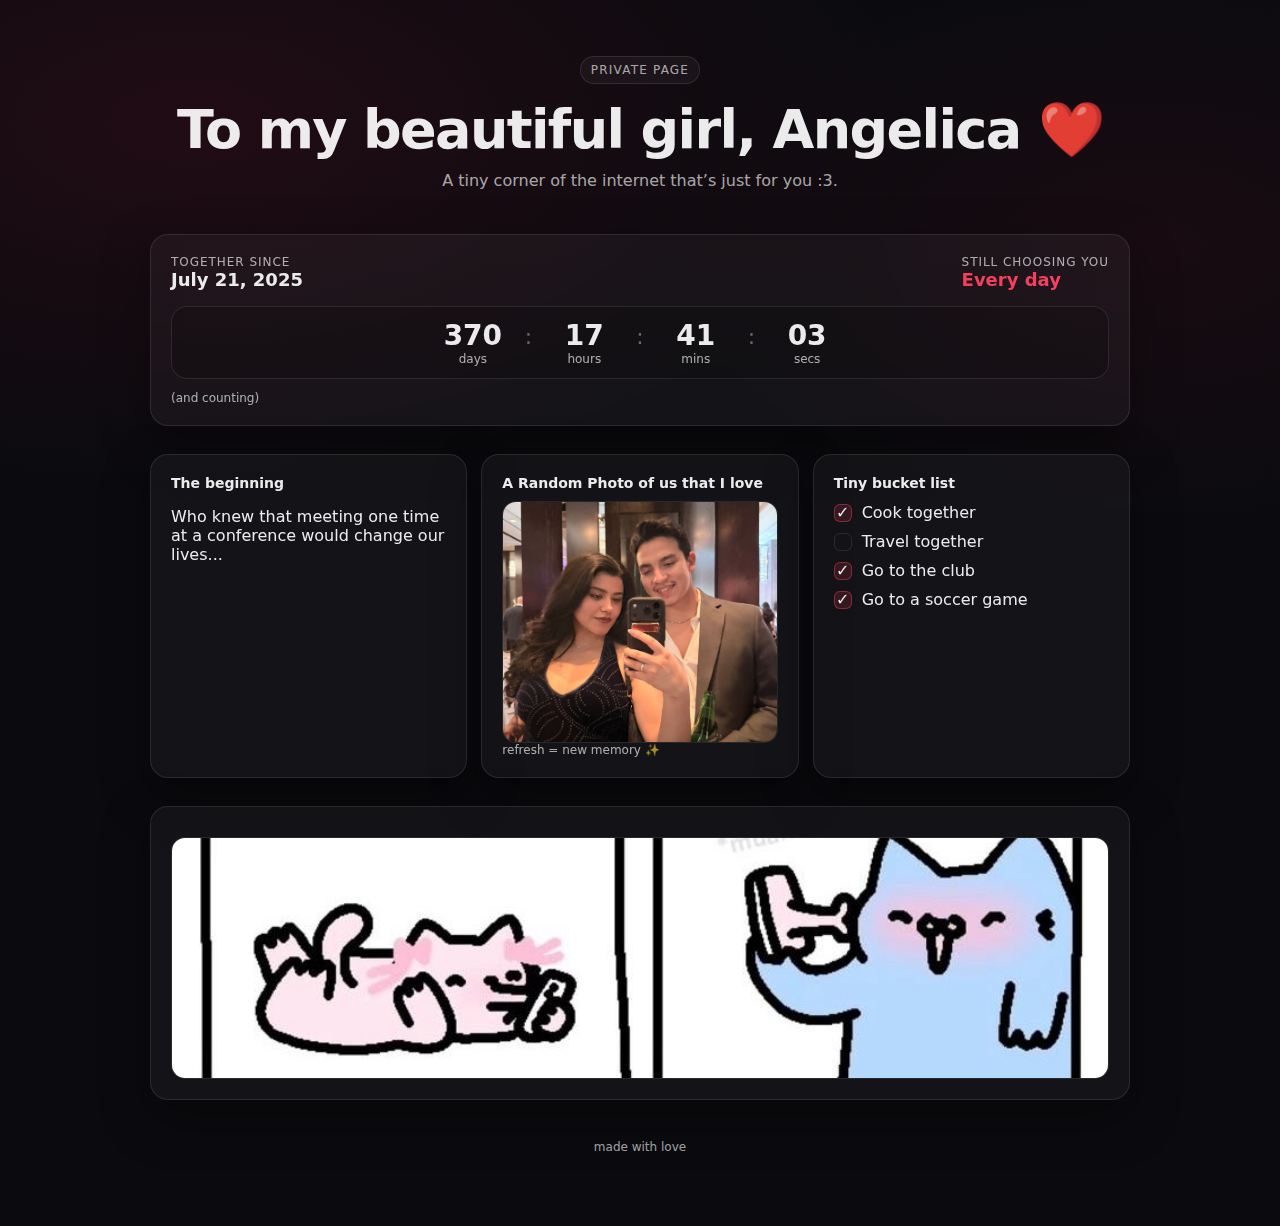
<file: for_pookie/index.html>
<!DOCTYPE html>
<html lang="en">
<head>
  <meta charset="UTF-8" />
  <title>for pookie</title>

  <!-- Noindex / nofollow -->
  <meta name="robots" content="noindex, nofollow, noimageindex" />

  <meta name="viewport" content="width=device-width, initial-scale=1" />
  <meta name="theme-color" content="#be123c" />

  <style>
    :root {
      --red: rgb(244, 63, 94);        /* tasteful red */
      --red-soft: rgba(244, 63, 94, 0.15);
      --bg: #0b0b0f;
      --card: rgba(255,255,255,0.04);
      --border: rgba(255,255,255,0.10);
      --text: rgba(255,255,255,0.92);
      --muted: rgba(255,255,255,0.65);
    }

    * { box-sizing: border-box; }

    html, body {
      margin: 0;
      padding: 0;
      background: var(--bg);
      color: var(--text);
      font-family: system-ui, -apple-system, BlinkMacSystemFont, "Segoe UI",
                   Roboto, Helvetica, Arial, sans-serif;
    }

    body {
      min-height: 100vh;
      padding: 56px 20px 72px;
      background:
        radial-gradient(1200px 600px at 15% 10%, rgba(190,18,60,.12), transparent 60%),
        radial-gradient(900px 500px at 90% 20%, rgba(190,18,60,.08), transparent 55%);
    }

    main {
      max-width: 980px;
      margin: 0 auto;
      display: flex;
      flex-direction: column;
      gap: 28px;
    }

    header {
      text-align: center;
    }

    .badge {
      display: inline-block;
      font-size: 12px;
      letter-spacing: .1em;
      text-transform: uppercase;
      padding: 6px 10px;
      border-radius: 999px;
      border: 1px solid var(--border);
      background: var(--card);
      margin-bottom: 14px;
      color: var(--muted);
    }

    h1 {
      margin: 0;
      font-size: clamp(36px, 5vw, 54px);
      letter-spacing: -0.03em;
    }

    .lead {
      margin-top: 10px;
      color: var(--muted);
      font-size: 16px;
    }

    .card {
      border: 1px solid var(--border);
      background: var(--card);
      border-radius: 18px;
      padding: 20px;
      box-shadow: 0 18px 50px rgba(0,0,0,.35);
      backdrop-filter: blur(12px);
    }

    .timer-top {
      display: flex;
      justify-content: space-between;
      flex-wrap: wrap;
      gap: 12px;
      margin-bottom: 16px;
    }

    .kicker {
      font-size: 12px;
      text-transform: uppercase;
      letter-spacing: .08em;
      color: var(--muted);
    }

    .title {
      font-size: 18px;
      font-weight: 600;
    }

    .digits {
      display: flex;
      justify-content: center;
      align-items: center;
      gap: 10px;
      padding: 12px;
      border-radius: 16px;
      border: 1px solid var(--border);
      background: rgba(0,0,0,.18);
      margin-bottom: 12px;
    }

    .digit {
      min-width: 84px;
      text-align: center;
    }

    .num {
      font-size: 28px;
      font-weight: 700;
      font-variant-numeric: tabular-nums;
    }

    .label {
      font-size: 12px;
      color: var(--muted);
    }

    .colon {
      font-size: 22px;
      color: rgba(255,255,255,.35);
      transform: translateY(-6px);
    }

    .accent { color: var(--red); }

    .grid {
      display: grid;
      grid-template-columns: repeat(auto-fit, minmax(260px, 1fr));
      gap: 14px;
    }

    .card-title {
      font-size: 14px;
      font-weight: 600;
      margin-bottom: 8px;
    }

    .subtle {
      font-size: 12px;
      color: var(--muted);
    }

    ul {
      padding: 0;
      list-style: none;
      margin-top: 12px;
      display: grid;
      gap: 10px;
    }

    li {
      display: flex;
      align-items: center;
      gap: 10px;
    }

    .box {
      width: 18px;
      height: 18px;
      border-radius: 6px;
      border: 1px solid var(--border);
      display: inline-flex;
      align-items: center;
      justify-content: center;
    }

    .done .box {
      background: var(--red-soft);
      border-color: rgba(244,63,94,.45);
    }

    footer {
      text-align: center;
      font-size: 12px;
      color: var(--muted);
      margin-top: 12px;
    }
  </style>
</head>

<body>
<main>

  <header>
    <div class="badge">private page</div>
    <h1>To my beautiful girl, Angelica ❤️</h1>
    <p class="lead">A tiny corner of the internet that’s just for you :3.</p>
  </header>

  <section class="card">
    <div class="timer-top">
      <div>
        <div class="kicker">Together since</div>
        <div class="title" id="start-date"></div>
      </div>
      <div>
        <div class="kicker">Still choosing you</div>
        <div class="title accent">Every day</div>
      </div>
    </div>

    <div class="digits">
      <div class="digit"><div class="num" id="days">0</div><div class="label">days</div></div>
      <div class="colon">:</div>
      <div class="digit"><div class="num" id="hours">00</div><div class="label">hours</div></div>
      <div class="colon">:</div>
      <div class="digit"><div class="num" id="minutes">00</div><div class="label">mins</div></div>
      <div class="colon">:</div>
      <div class="digit"><div class="num" id="seconds">00</div><div class="label">secs</div></div>
    </div>

    <div class="subtle">(and counting)</div>
  </section>

  <section class="grid">
    <div class="card">
      <div class="card-title">The beginning</div>
      <p>Who knew that meeting one time at a conference would change our lives...</p>
    </div>
    
    
    


<!-- Replace your existing "Us" card with this -->
<div class="card">
  <div class="card-title">A Random Photo of us that I love</div>

  <div class="photo-wrap">
    <img id="random-photo" alt="A random photo of us that I love" loading="lazy" />
  </div>

  <div class="subtle" id="photo-caption">refresh = new memory ✨</div>
</div>

<style>
  /* Add these styles to your existing <style> block */
  .photo-wrap {
    margin-top: 10px;
    border-radius: 14px;
    overflow: hidden;
    border: 1px solid rgba(255,255,255,0.10);
    background: rgba(0,0,0,0.18);
  }

  .photo-wrap img {
    width: 100%;
    height: 240px;              /* tweak if you want taller/shorter */
    object-fit: cover;          /* keeps it aesthetic */
    display: block;
  }
</style>

<script>
  /**
   * Add this inside your existing <script> (near the bottom is fine).
   * Put your images in: /for_pookie/images/
   * Example filenames: 01.jpg, 02.jpg, 03.jpg ...
   */
  const PHOTO_PATH = "images/"; // relative to /for_pookie/
  const PHOTOS = [
    "image1.JPG",
    "image2.JPG",
    "image3.JPG",
    "image4.JPG",
    "image5.JPG",
    "image6.JPG",
    "image7.JPG",
    "image8.JPG",
    "image9.JPG",
    "image10.JPG",
    "image11.JPG",
    "image12.JPG",  
];

  function pickRandomPhoto() {
    if (!PHOTOS.length) return null;
    const i = Math.floor(Math.random() * PHOTOS.length);
    return PHOTO_PATH + PHOTOS[i];
  }

  // Call once on page load
  (function initRandomPhoto() {
    const img = document.getElementById("random-photo");
    if (!img) return;

    const src = pickRandomPhoto();
    if (!src) {
      img.remove();
      const caption = document.getElementById("photo-caption");
      if (caption) caption.textContent = "Add images to /images/ to enable this card.";
      return;
    }

    img.src = src;
  })();
</script>













    <div class="card">
      <div class="card-title">Tiny bucket list</div>
      <ul>
        <li class="done"><span class="box">✓</span> Cook together</li>
        <li><span class="box"></span> Travel together</li>
        <li class="done"><span class="box">✓</span> Go to the club</li>
        <li class="done"><span class="box">✓</span> Go to a soccer game</li>
      </ul>
    </div>
  </section>



    <div class="card">
      <div class="card-title"></div>
      <div class="photo-wrap">
    <img src="images/nub.jpg" alt="nub photo" loading="lazy" />
  </div>
    </div>
  </section>


  <footer>
    made with love
  </footer>

</main>

<script>
  const START_DATE = new Date("2025-07-21T00:00:00"); // <-- EDIT THIS

  const startDateEl = document.getElementById("start-date");
  startDateEl.textContent = START_DATE.toLocaleDateString(undefined, {
    year: "numeric",
    month: "long",
    day: "numeric"
  });

  function pad(n) { return String(n).padStart(2, "0"); }

  function updateTimer() {
    const now = new Date();
    const diff = Math.max(0, now - START_DATE);
    const totalSeconds = Math.floor(diff / 1000);

    const days = Math.floor(totalSeconds / 86400);
    const hours = Math.floor((totalSeconds % 86400) / 3600);
    const minutes = Math.floor((totalSeconds % 3600) / 60);
    const seconds = totalSeconds % 60;

    document.getElementById("days").textContent = days;
    document.getElementById("hours").textContent = pad(hours);
    document.getElementById("minutes").textContent = pad(minutes);
    document.getElementById("seconds").textContent = pad(seconds);
  }

  updateTimer();
  setInterval(updateTimer, 1000);
</script>
</body>
</html>
</file>
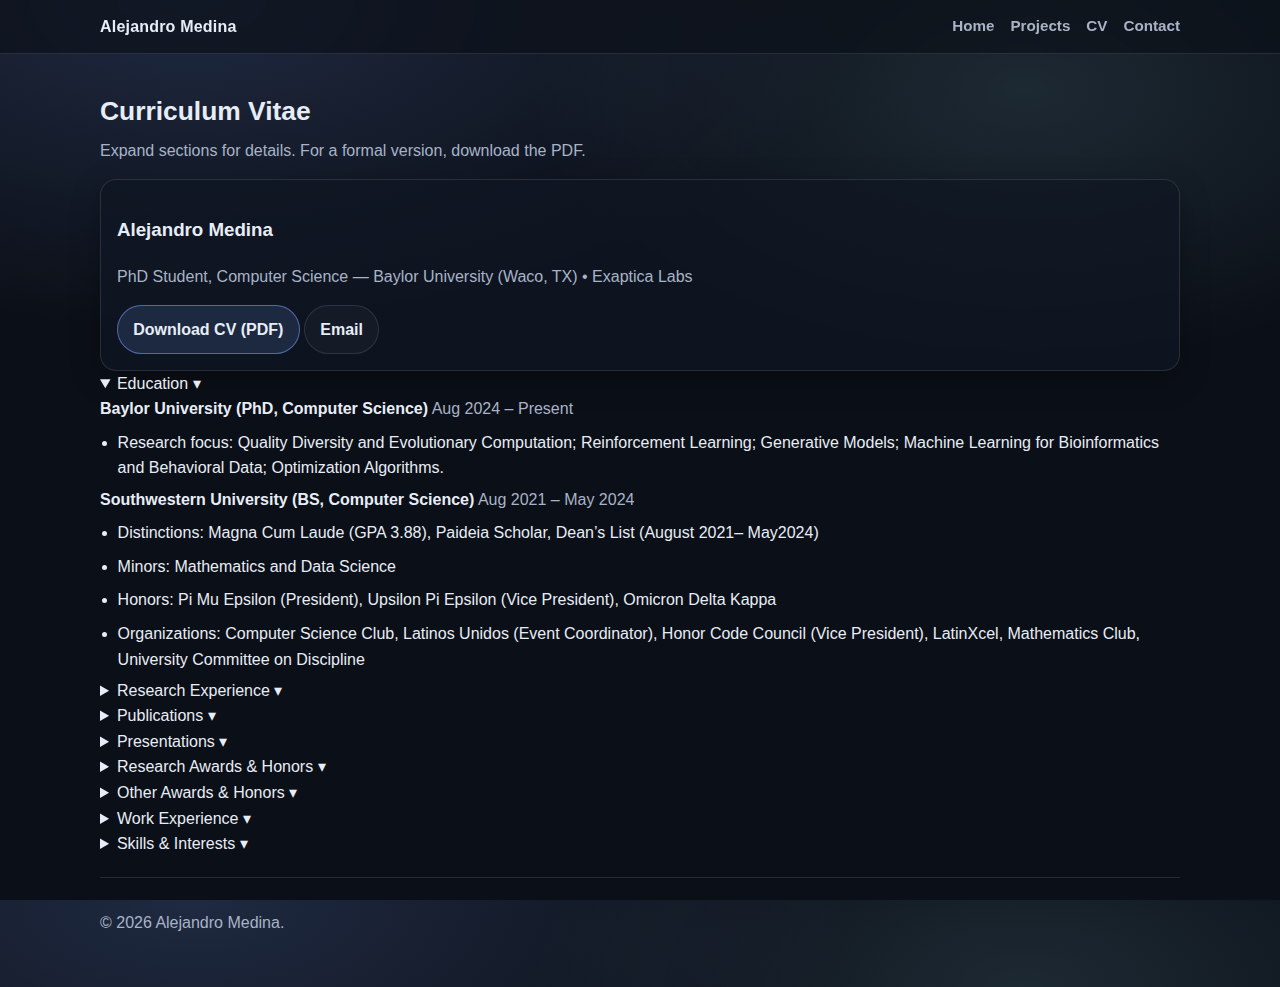
<file: cv.html>
<!DOCTYPE html>
<html lang="en">
<head>
  <meta charset="utf-8" />
  <meta name="viewport" content="width=device-width, initial-scale=1" />
  <meta name="description" content="Curriculum Vitae — Alejandro Medina" />
  <title>CV | Alejandro Medina</title>

  <link rel="stylesheet" href="assets/css/style.css" />
</head>

<body>
  <header class="site-header">
    <div class="container">
      <nav class="nav">
        <a class="brand" href="index.html#top">Alejandro Medina</a>
        <div class="nav-links">
          <a href="index.html">Home</a>
          <a href="projects.html" aria-current="page">Projects</a>
          <a href="cv.html">CV</a>
          <a href="index.html#contact">Contact</a>
        </div>
      </nav>
    </div>
  </header>

  <main>
    <section class="section">
      <div class="container">
        <div class="section-head">
          <h2>Curriculum Vitae</h2>
          <p>
            Expand sections for details. For a formal version, download the PDF.
          </p>
        </div>

        <div class="card cv-top">
          <div class="cv-identity">
            <div>
              <h3 class="cv-name">Alejandro Medina</h3>
              <p class="muted cv-line">
                PhD Student, Computer Science — Baylor University (Waco, TX) • Exaptica Labs
              </p>
            </div>
            <div class="cv-actions">
              <a class="btn primary" href="assets/pdf/Alejandro_Medina_CV.pdf" target="_blank" rel="noreferrer">Download CV (PDF)</a>
              <a class="btn" href="index.html#contact">Email</a>
            </div>
          </div>
        </div>

        <!-- Accordion -->
        <div class="cv-accordion">

          <details class="cv-item" open>
            <summary>
              <span class="cv-title">Education</span>
              <span class="cv-chev" aria-hidden="true">▾</span>
            </summary>
            <div class="cv-content">
              <div class="cv-entry">
                <div class="cv-entry-head">
                  <strong>Baylor University (PhD, Computer Science)</strong>
                  <span class="muted">Aug 2024 – Present</span>
                </div>
                <ul class="bullets">
                  <li>Research focus: Quality Diversity and Evolutionary Computation; Reinforcement Learning; Generative Models; Machine Learning for Bioinformatics and Behavioral Data; Optimization Algorithms. </li>
                </ul>
              </div>

              <div class="cv-entry">
                <div class="cv-entry-head">
                  <strong>Southwestern University (BS, Computer Science)</strong>
                  <span class="muted">Aug 2021 – May 2024</span>
                </div>
                <ul class="bullets">
                  <li>Distinctions: Magna Cum Laude (GPA 3.88), Paideia Scholar, Dean’s List (August 2021– May2024)</li>
                </ul>
                <ul class="bullets">
                  <li>Minors: Mathematics and Data Science</li>
                </ul>
                <ul class="bullets">
                  <li>Honors: Pi Mu Epsilon (President), Upsilon Pi Epsilon (Vice President), Omicron Delta Kappa</li>
                </ul>
                <ul class="bullets">
                  <li>Organizations: Computer Science Club, Latinos Unidos (Event Coordinator), Honor Code Council (Vice President), LatinXcel, Mathematics Club, University Committee on Discipline</li>
                </ul>
              </div>
            </div>
          </details>

          <details class="cv-item">
            <summary>
              <span class="cv-title">Research Experience</span>
              <span class="cv-chev" aria-hidden="true">▾</span>
            </summary>
            <div class="cv-content">
              <div class="cv-entry">
                <div class="cv-entry-head">
                  <strong>Graduate Research Assistant</strong> — Baylor University
                  <span class="muted">May 2025 – Present</span>
                </div>
                <p class="muted cv-sub">Advisor: Dr. Mary Lauren Benton</p>
                <ul class="bullets">
                  <li>Quality Diversity Approaches to DNA Motif Discovery [2026]</li>
                  <li>Alcohol Consumption & Clustering [2026]</li>
                  <li>Evolutionary Computation and Graph Pruning [2026]</li>
                  <li>Alcohol Consumption Phenotyping & Behavioral Modeling in Nonhuman [2025]</li>
                </ul>
              </div>

              <div class="cv-entry">
                <div class="cv-entry-head">
                  <strong>Founder and Lead Researcher</strong> — Exaptica Labs
                  <span class="muted">November 2025 – Present</span>
                </div>
                <ul class="bullets">
                  <li>Quality Diversity Approaches to Recommendation Systems [2026]</li>
                  <li>Quality Diversity Archives as Design Databases [2026]</li>
                  <li>Human-In-Loop Adaptive Quality Diversity [2026]</li>
                  <li>Multi-Archive Scheduling [2026]</li>
                  <li>Strategic Diversity in Settlers of Catan [2025]</li>
                  <li>Robust Strategy Optimization and Particle Swarm Optimization [2025]</li>
                </ul>
              </div>

              <div class="cv-entry">
                <div class="cv-entry-head">
                  <strong>Undergraduate Research Assistant</strong> — Southwestern University
                  <span class="muted">Jan 2022 – Aug 2023</span>
                </div>
                <p class="muted cv-sub">Advisor: Dr. Barbara Anthony</p>
                <ul class="bullets">
                  <li>Algorithm Design & Scheduling [2023]</li>
                  <li>Approval Voting Theory & Cooperative Polls [2022]</li>
                </ul>
                <p class="muted cv-sub">Advisor: Dr. Jacob Schrum</p>
                <ul class="bullets">
                  <li>•	Quality Diversity & Creative AI [2023]</li>
                </ul>
              </div>
            </div>
          </details>

          <details class="cv-item">
            <summary>
              <span class="cv-title">Publications</span>
              <span class="cv-chev" aria-hidden="true">▾</span>
            </summary>
            <div class="cv-content">
              <h4 class="cv-subhead">Peer-Reviewed</h4>
              <ol class="pubs">
                <li>
                <span class="pub-authors">A. Medina, M. Richey, M. Mueller, and J. Schrum,</span>
                <a class="pub-title link-title" href="https://dl.acm.org/doi/10.1145/3583131.3590352" target="_blank" rel="noreferrer">
                "Evolving Flying Machines in Minecraft Using Quality Diversity"
                </a>
                <span class="pub-venue">In Proceedings of the Genetic and Evolutionary Computation Conference (GECCO '23). Association for Computing Machinery, New York, NY, USA, 1418–1426.</span>
            </li>

            <li>
                <span class="pub-authors">B. Anthony, A. Medina, and M. Mueller,</span>
                <a class="pub-title link-title" href="https://link.springer.com/chapter/10.1007/978-3-031-16538-2_4" target="_blank" rel="noreferrer">
                "Prioritizing Self, Team, or Job: Trends in Sincerity in Cooperative Polls"
                </a>
                <span class="pub-venue">19th International Conference on Cooperative Design, Visualization, and Engineering (CDVE 2022). LNCS, Vol. 13492, Springer, pp. 34-44, September 2022.</span>
            </li>
              </ol>

              <h4 class="cv-subhead">Preprints/Under Review</h4>
              <ol class="pubs">
                <li>
                <span class="pub-authors">A. Medina and M. L. Benton,</span>
                <a class="pub-title link-title" href="https://arxiv.org/abs/2601.17808" target="_blank" rel="noreferrer">
                "Motif Diversity in Human Liver ChIP-seq Data Using MAP-Elites"
                </a>
                <span class="pub-venue">arXiv preprint (under review @GECCO '26).</span>
                </li>
                <li>
                <span class="pub-authors">A. Medina,</span>
                <a class="pub-title">
                "Position Paper: Evolutionary Computation for Exploratory Scientific Discovery in Biology"
                </a>
                <span class="pub-venue">(under review @CEC '26).</span>
            </li>
              </ol>
            </div>
          </details>

          <details class="cv-item">
            <summary>
              <span class="cv-title">Presentations</span>
              <span class="cv-chev" aria-hidden="true">▾</span>
            </summary>
            <div class="cv-content">
              <ul class="bullets">
                <li>Revisiting Predictive Models of Alcohol Consumption in Nonhuman Primates.” Presented at the 2025 AI for Biology & Medicine Symposium in Denton, TX, October 30th, 2025.</li>
                <li>“SNITCH: Southwestern’s Newest Innovation to Cultivate Honor.” Presented at the South Central Regional Meeting of the Consortium of Computing Sciences in Colleges in Nacogdoches, TX, April 5th, 2024. (3rd Place: Undergraduate Poster Competition)</li>
                  <li>“Evaluating an Earliest Deadline First Algorithm for a Dial-a-Ride Problem.” Presented at the 2023 CMD-IT/ACM Richard Tapia Celebration of Diversity in Computing Conference in Dallas, TX, September 16th, 2023. </li>
                <li>“Using Quality Diversity to Evolve Flying Machines in Minecraft.” Presented at the South Central Regional Meeting of the Consortium of Computing Sciences in Colleges in Nacogdoches, TX, March 31st, 2023. (3rd Place: Undergraduate Poster Competition)</li>
                <li>“Interactive Evolution of Novel Shapes in Minecraft.” Presented at the South Central Regional Meeting of the Consortium of Computing Sciences in Colleges in Nacogdoches, TX, March 31st, 2023. (Honorable Mention: Undergraduate Poster Competition)</li>
                <li>“Prioritizing Self, Team, or Job: Trends in Sincerity in Cooperative Polls.” Presented at 19th International Conference on Cooperative Design, Visualization and Engineering virtually in September 2022.</li>
            </ul>
            </div>
          </details>


          <details class="cv-item">
            <summary>
              <span class="cv-title">Research Awards & Honors</span>
              <span class="cv-chev" aria-hidden="true">▾</span>
            </summary>
            <div class="cv-content">
              <ul class="bullets">
                <li>Computing Research Association's Outstanding Undergraduate Researcher Award (2024)</li>
                <li>CCSC Undergraduate Poster Competition 3rd Place (2023, 2024)</li>
                <li>CCSC Undergraduate Poster Competition Honorable Mention (March 2023)</li>
              </ul>
            </div>
          </details>

        
          <details class="cv-item">
            <summary>
              <span class="cv-title">Other Awards & Honors</span>
              <span class="cv-chev" aria-hidden="true">▾</span>
            </summary>
            <div class="cv-content">
              <ul class="bullets">
                <li>Judge for Research & Internship Day Undergraduate Poster Competition (2025)</li>
                <li>Five Points of Pirate Pride Award (2024)</li>
                <li>Grogan Lord Award in Computer Science (March 2024)</li>
                <li>Designated Matriculation Speaker (2023)</li>
                <li>2023 Hispanic Scholarship Fund (HSF) Scholar (2023)</li>
                <li>Jack Frost Citizen of the Month (2021)</li>
              </ul>
            </div>
          </details>

          <details class="cv-item">
            <summary>
              <span class="cv-title">Work Experience</span>
              <span class="cv-chev" aria-hidden="true">▾</span>
            </summary>
            <div class="cv-content">
              <ul class="bullets">
                <li>Graduate TA | Baylor University, Waco, TX (August 2024 – Present)</li>
                <li>Undergraduate Research Mentor | Southwestern University, Georgetown, TX	(January 2024 – May 2024)</li>
                <li>Business Intelligence and Data Analytics Intern | Hy Cite Enterprises, Madison, WI (June 2023 – August 2023)</li>
                <li>Computer Science Tutor | Southwestern University, Georgetown, TX (January 2023 – May 2023)</li>
              </ul>
            </div>
          </details>

          <details class="cv-item">
            <summary>
              <span class="cv-title">Skills & Interests</span>
              <span class="cv-chev" aria-hidden="true">▾</span>
            </summary>
            <div class="cv-content">
              <div class="cv-split">
                <div>
                  <h4 class="cv-subhead">Technical</h4>
                  <p class="muted">Java, Python, C++, C, R, Lisp, Haskell, Prolog, SQL, Snowflake, PHP, HTML, JSON, JavaScript, NASM x86 Assembly, Git, CSS, LaTeX, Flutter, Android Studio, React, Matplotlib, Docker</p>
                </div>
                <div>
                  <h4 class="cv-subhead">Languages</h4>
                  <p class="muted">English, Spanish</p>
                </div>
              </div>

              <div class="cv-split">
                <div>
                  <h4 class="cv-subhead">Professional Associations</h4>
                  <p class="muted">ACM, IEEE, SACNAS, SHPE, LatinX in AI (LXAI), Computing Research Association (CRA), ALPFA</p>
                </div>
                <div>
                  <h4 class="cv-subhead">Interests</h4>
                  <p class="muted">Violin • Soccer • Track & Field</p>
                </div>
              </div>
            </div>
          </details>

        </div>

        <footer class="footer">
          <p class="muted">© <span id="year"></span> Alejandro Medina.</p>
        </footer>
      </div>
    </section>
  </main>

  <script>
    document.getElementById('year').textContent = new Date().getFullYear();
  </script>
</body>
</html>
</file>
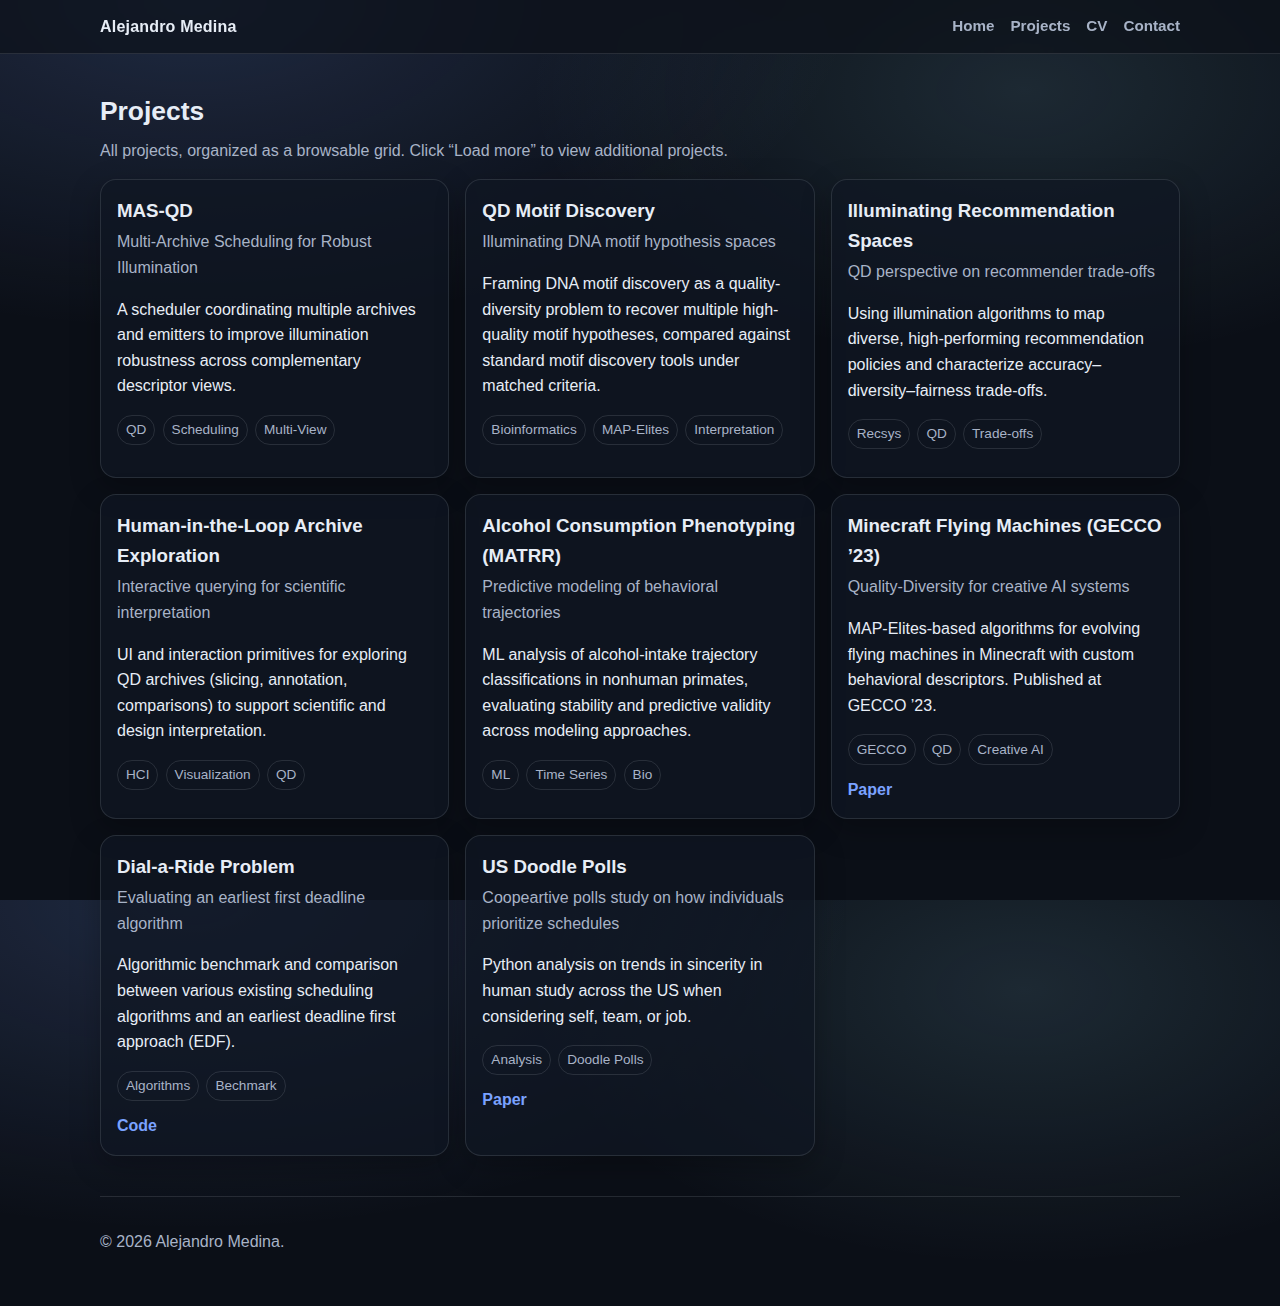
<file: projects.html>
<!DOCTYPE html>
<html lang="en">
<head>
  <meta charset="utf-8" />
  <meta name="viewport" content="width=device-width, initial-scale=1" />
  <meta name="description" content="Projects — Alejandro Medina" />
  <title>Projects | Alejandro Medina</title>

  <link rel="stylesheet" href="assets/css/style.css" />
</head>

<body>
  <header class="site-header">
    <div class="container">
      <nav class="nav">
        <a class="brand" href="index.html#top">Alejandro Medina</a>
        <div class="nav-links">
          <a href="index.html">Home</a>
          <a href="projects.html" aria-current="page">Projects</a>
          <a href="cv.html">CV</a>
          <a href="index.html#contact">Contact</a>
        </div>
      </nav>
    </div>
  </header>

  <main>
    <section class="section">
      <div class="container">
        <div class="section-head">
          <h2>Projects</h2>
          <p>All projects, organized as a browsable grid. Click “Load more” to view additional projects.</p>
        </div>

        <!-- Grid -->
        <div id="projectsGrid" class="grid three"></div>

        <!-- Controls -->
        <div class="projects-controls">
          <button id="loadMoreBtn" class="btn primary" type="button">Load more</button>
          <button id="showLessBtn" class="btn" type="button">Show less</button>
        </div>

        <footer class="footer">
          <p class="muted">© <span id="year"></span> Alejandro Medina.</p>
        </footer>
      </div>
    </section>
  </main>

  <script>
    // --- Replace these with your real project entries ---
    // Each entry becomes a card matching your existing "project" cards.
    const PROJECTS = [
      {
        title: "MAS-QD",
        subtitle: "Multi-Archive Scheduling for Robust Illumination",
        desc: "A scheduler coordinating multiple archives and emitters to improve illumination robustness across complementary descriptor views.",
        tags: ["QD", "Scheduling", "Multi-View"]//,
        //links: [{ label: "Code", href: "#" }, { label: "Paper", href: "#" }]
      },
      {
        title: "QD Motif Discovery",
        subtitle: "Illuminating DNA motif hypothesis spaces",
        desc: "Framing DNA motif discovery as a quality-diversity problem to recover multiple high-quality motif hypotheses, compared against standard motif discovery tools under matched criteria.",
        tags: ["Bioinformatics", "MAP-Elites", "Interpretation"]//,
        //links: [{ label: "arXiv", href: "#" }, { label: "Code", href: "#" }]
      },
      {
        title: "Illuminating Recommendation Spaces",
        subtitle: "QD perspective on recommender trade-offs",
        desc: "Using illumination algorithms to map diverse, high-performing recommendation policies and characterize accuracy–diversity–fairness trade-offs.",
        tags: ["Recsys", "QD", "Trade-offs"]//,
        //links: [{ label: "Code", href: "#" }, { label: "Demo", href: "#" }]
      },
      {
        title: "Human-in-the-Loop Archive Exploration",
        subtitle: "Interactive querying for scientific interpretation",
        desc: "UI and interaction primitives for exploring QD archives (slicing, annotation, comparisons) to support scientific and design interpretation.",
        tags: ["HCI", "Visualization", "QD"]//,
        //links: [{ label: "Code", href: "#" }, { label: "Paper", href: "#" }]
      },
      {
        title: "Alcohol Consumption Phenotyping (MATRR)",
        subtitle: "Predictive modeling of behavioral trajectories",
        desc: "ML analysis of alcohol-intake trajectory classifications in nonhuman primates, evaluating stability and predictive validity across modeling approaches.",
        tags: ["ML", "Time Series", "Bio"] // ,
        // links: [{ label: "Slides", href: "#" }, { label: "Code", href: "#" }]
      },
      {
        title: "Minecraft Flying Machines (GECCO ’23)",
        subtitle: "Quality-Diversity for creative AI systems",
        desc: "MAP-Elites-based algorithms for evolving flying machines in Minecraft with custom behavioral descriptors. Published at GECCO ’23.",
        tags: ["GECCO", "QD", "Creative AI"],
        links: [{ label: "Paper", href: "https://dl.acm.org/doi/10.1145/3583131.3590352" }]
      },

      // --- Add more projects below; they will appear in 3x3 pages of 9 ---
      { title: "Dial-a-Ride Problem", subtitle: "Evaluating an earliest first deadline algorithm", desc: "Algorithmic benchmark and comparison between various existing scheduling algorithms and an earliest deadline first approach (EDF).", tags: ["Algorithms","Bechmark"], links: [{label:"Code", href:"https://github.com/alejmedinajr/ImplementingEDF"}] },
      { title: "US Doodle Polls", subtitle: "Coopeartive polls study on how individuals prioritize schedules", desc: "Python analysis on trends in sincerity in human study across the US when considering self, team, or job.", tags: ["Analysis","Doodle Polls"], links: [{label:"Paper", href:"https://link.springer.com/chapter/10.1007/978-3-031-16538-2_4"}] },
    ];

    const PAGE_SIZE = 9; // 3x3 grid
    let visibleCount = PAGE_SIZE;

    const grid = document.getElementById("projectsGrid");
    const loadMoreBtn = document.getElementById("loadMoreBtn");
    const showLessBtn = document.getElementById("showLessBtn");

    function cardHTML(p){
      const tags = (p.tags || []).map(t => `<span class="tag">${t}</span>`).join("");
      const links = (p.links || []).map(l => `<a class="link" href="${l.href}" target="_blank" rel="noreferrer">${l.label}</a>`).join("");
      return `
        <article class="card project">
          <div class="project-top">
            <h3>${p.title}</h3>
            <p class="muted">${p.subtitle || ""}</p>
          </div>
          <p>${p.desc || ""}</p>
          <div class="meta">${tags}</div>
          <div class="actions">${links}</div>
        </article>
      `;
    }

    function render(){
      const slice = PROJECTS.slice(0, visibleCount);
      grid.innerHTML = slice.map(cardHTML).join("");

      loadMoreBtn.style.display = (visibleCount < PROJECTS.length) ? "inline-flex" : "none";
      showLessBtn.style.display = (visibleCount > PAGE_SIZE) ? "inline-flex" : "none";
    }

    loadMoreBtn.addEventListener("click", () => {
      visibleCount = Math.min(visibleCount + PAGE_SIZE, PROJECTS.length);
      render();
      window.scrollTo({ top: document.body.scrollHeight, behavior: "smooth" });
    });

    showLessBtn.addEventListener("click", () => {
      visibleCount = PAGE_SIZE;
      render();
      grid.scrollIntoView({ behavior: "smooth", block: "start" });
    });

    document.getElementById('year').textContent = new Date().getFullYear();
    render();
  </script>
</body>
</html>
</file>
<file: assets/css/style.css>
/* assets/css/style.css */

/* ---------- Reset / base ---------- */
:root{
  --bg: #0b0f17;
  --panel: #0f1623;
  --text: #e7edf6;
  --muted: #a8b3c7;
  --border: rgba(231, 237, 246, 0.12);
  --shadow: 0 10px 30px rgba(0,0,0,0.25);

  --accent: #7aa2ff;          /* keep only one accent color */
  --accent-2: #9ae6ff;

  --radius: 16px;
  --maxw: 1080px;
}

* { box-sizing: border-box; }
html, body { height: 100%; }
body{
  margin: 0;
  font-family: -apple-system, BlinkMacSystemFont, "Segoe UI", Roboto, Helvetica, Arial, sans-serif;
  background: radial-gradient(1200px 600px at 15% 0%, rgba(122,162,255,0.18), transparent 55%),
              radial-gradient(900px 500px at 80% 10%, rgba(154,230,255,0.12), transparent 55%),
              var(--bg);
  color: var(--text);
  line-height: 1.6;
}

a{ color: var(--text); text-decoration: none; }
a:hover{ text-decoration: underline; }
code{
  font-family: ui-monospace, SFMono-Regular, Menlo, Monaco, Consolas, "Liberation Mono", "Courier New", monospace;
  background: rgba(231,237,246,0.06);
  padding: 0.15rem 0.35rem;
  border-radius: 8px;
  border: 1px solid var(--border);
}

.container{
  width: min(var(--maxw), calc(100% - 2rem));
  margin: 0 auto;
}

/* ---------- Header / nav ---------- */
.site-header{
  position: sticky;
  top: 0;
  z-index: 10;
  backdrop-filter: blur(10px);
  background: rgba(11,15,23,0.65);
  border-bottom: 1px solid var(--border);
}

.nav{
  display: flex;
  align-items: center;
  justify-content: space-between;
  padding: 0.85rem 0;
  gap: 1rem;
}

.brand{
  font-weight: 700;
  letter-spacing: 0.2px;
}

.nav-links{
  display: flex;
  gap: 1rem;
  flex-wrap: wrap;
}

.nav-links a{
  color: var(--muted);
  font-weight: 600;
  font-size: 0.95rem;
}
.nav-links a:hover{ color: var(--text); }

/* ---------- Hero ---------- */
.hero{
  padding: 3.25rem 0 1.75rem;
}

.hero-grid{
  display: grid;
  grid-template-columns: 1.3fr 0.9fr;
  gap: 1.25rem;
  align-items: start;
}

.kicker{
  color: var(--muted);
  font-weight: 600;
  letter-spacing: 0.2px;
  margin: 0 0 0.35rem;
}

h1{
  font-size: clamp(2.1rem, 4vw, 3rem);
  line-height: 1.15;
  margin: 0 0 0.75rem;
}

.lead{
  margin: 0 0 1.25rem;
  color: var(--text);
  font-size: 1.05rem;
}

.cta-row{
  display: flex;
  gap: 0.75rem;
  flex-wrap: wrap;
  margin-bottom: 1.25rem;
}

.btn{
  display: inline-flex;
  align-items: center;
  justify-content: center;
  padding: 0.65rem 0.95rem;
  border-radius: 999px;
  border: 1px solid var(--border);
  background: rgba(231,237,246,0.03);
  color: var(--text);
  font-weight: 700;
  box-shadow: none;
}
.btn:hover{
  background: rgba(231,237,246,0.06);
  text-decoration: none;
}
.btn.primary{
  border-color: rgba(122,162,255,0.55);
  background: rgba(122,162,255,0.15);
}

.chips{
  display: flex;
  gap: 0.5rem;
  flex-wrap: wrap;
  margin-top: 0.25rem;
}
.chip{
  font-size: 0.9rem;
  color: var(--muted);
  border: 1px solid var(--border);
  background: rgba(231,237,246,0.03);
  padding: 0.35rem 0.6rem;
  border-radius: 999px;
}

/* ---------- Sections ---------- */
.section{
  padding: 2.25rem 0;
}

.section-head{
  margin-bottom: 1rem;
}
.section-head h2{
  margin: 0 0 0.35rem;
  font-size: 1.65rem;
}
.section-head p{
  margin: 0;
  color: var(--muted);
  max-width: 78ch;
}

/* ---------- Cards / grids ---------- */
.grid{
  display: grid;
  gap: 1rem;
}
.grid.two{ grid-template-columns: repeat(2, minmax(0, 1fr)); }
.grid.three{ grid-template-columns: repeat(3, minmax(0, 1fr)); }

.card{
  background: rgba(15, 22, 35, 0.72);
  border: 1px solid var(--border);
  border-radius: var(--radius);
  padding: 1rem;
  box-shadow: var(--shadow);
}

.card-title{
  margin: 0 0 0.75rem;
  font-size: 1.05rem;
}

.divider{
  border: 0;
  border-top: 1px solid var(--border);
  margin: 1rem 0;
}

.muted{ color: var(--muted); }
.note{ color: var(--muted); margin: 1rem 0 0; }

/* ---------- Lists ---------- */
.bullets{
  margin: 0.5rem 0 0;
  padding-left: 1.1rem;
}
.bullets li{ margin: 0.35rem 0; }

.link-list{
  list-style: none;
  padding: 0;
  margin: 0;
}
.link-list li{
  display: grid;
  grid-template-columns: 90px 1fr;
  gap: 0.75rem;
  padding: 0.35rem 0;
}
.label{
  color: var(--muted);
  font-weight: 700;
}

.pubs{
  margin: 0.5rem 0 0;
  padding-left: 1.1rem;
}
.pubs li{ margin: 0.75rem 0; }
.pub-title{ font-weight: 800; }
.pub-authors, .pub-venue{ color: var(--muted); margin-left: 0.25rem; }
.pub-links a{ color: var(--accent-2); font-weight: 700; }
.pub-links a:hover{ text-decoration: underline; }

/* ---------- Project cards ---------- */
.project-top h3{
  margin: 0;
}
.project-top p{
  margin: 0.2rem 0 0.6rem;
}

.meta{
  display: flex;
  flex-wrap: wrap;
  gap: 0.45rem;
  margin: 0.75rem 0 0.25rem;
}
.tag{
  font-size: 0.85rem;
  color: var(--muted);
  border: 1px solid var(--border);
  padding: 0.2rem 0.5rem;
  border-radius: 999px;
}

.actions{
  display: flex;
  gap: 0.75rem;
  margin-top: 0.75rem;
}
.link{
  font-weight: 800;
  color: var(--accent);
}
.link:hover{ text-decoration: underline; }

/* ---------- Footer ---------- */
.footer{
  margin-top: 1.25rem;
  padding-top: 1rem;
  border-top: 1px solid var(--border);
}

/* ---------- Responsive ---------- */
@media (max-width: 980px){
  .hero-grid{ grid-template-columns: 1fr; }
  .grid.three{ grid-template-columns: repeat(2, minmax(0, 1fr)); }
}
@media (max-width: 640px){
  .grid.two, .grid.three{ grid-template-columns: 1fr; }
  .link-list li{ grid-template-columns: 80px 1fr; }
}

/* ---------- Linked publication titles ---------- */
.link-title{
  display: inline-block;
  font-weight: 800;
  color: var(--text);
  text-decoration: underline;
  text-decoration-thickness: 2px;
  text-underline-offset: 3px;
}

.link-title:hover{
  color: var(--accent);
  text-decoration-color: var(--accent);
}

/* ---------- Contact (single centered card) ---------- */
.contact-card{
  text-align: center;
  padding: 1.25rem;
}

.contact-email{
  margin: 0.25rem 0 1rem;
  font-size: 1.15rem;
  font-weight: 800;
}

.contact-email a{
  color: var(--text);
  text-decoration: underline;
  text-decoration-thickness: 2px;
  text-underline-offset: 4px;
}

.contact-email a:hover{
  color: var(--accent);
  text-decoration-color: var(--accent);
}

.contact-buttons{
  display: grid;
  grid-template-columns: repeat(4, minmax(0, 1fr));
  gap: 0.75rem;
  margin: 0.5rem 0 1rem;
}

.social-btn{
  display: inline-flex;
  align-items: center;
  justify-content: center;
  gap: 0.55rem;
  padding: 0.75rem 0.85rem;
  border-radius: 999px;
  border: 1px solid var(--border);
  background: rgba(231,237,246,0.03);
  font-weight: 800;
  color: var(--text);
  text-decoration: none;
  transition: transform 0.08s ease, background 0.12s ease;
}

.social-btn:hover{
  background: rgba(231,237,246,0.06);
  transform: translateY(-1px);
  text-decoration: none;
}

.social-icon{
  width: 18px;
  height: 18px;
  display: inline-block;
}

.contact-location{
  margin: 0;
}

/* Responsive: 2 columns on medium, 1 column on small */
@media (max-width: 980px){
  .contact-buttons{ grid-template-columns: repeat(2, minmax(0, 1fr)); }
}
@media (max-width: 520px){
  .contact-buttons{ grid-template-columns: 1fr; }
  .social-btn{ justify-content: center; }
}

.section-head-row{
  display: flex;
  align-items: flex-end;
  justify-content: space-between;
  gap: 1rem;
}

.see-more{
  font-weight: 800;
  color: var(--accent);
  text-decoration: underline;
  text-decoration-thickness: 2px;
  text-underline-offset: 3px;
  white-space: nowrap;
}

.see-more:hover{
  color: var(--accent-2);
  text-decoration-color: var(--accent-2);
}

@media (max-width: 640px){
  .section-head-row{
    align-items: flex-start;
    flex-direction: column;
  }
}

.projects-controls{
  display: flex;
  justify-content: center;
  gap: 0.75rem;
  margin-top: 1.25rem;
  flex-wrap: wrap;
}
</file>
